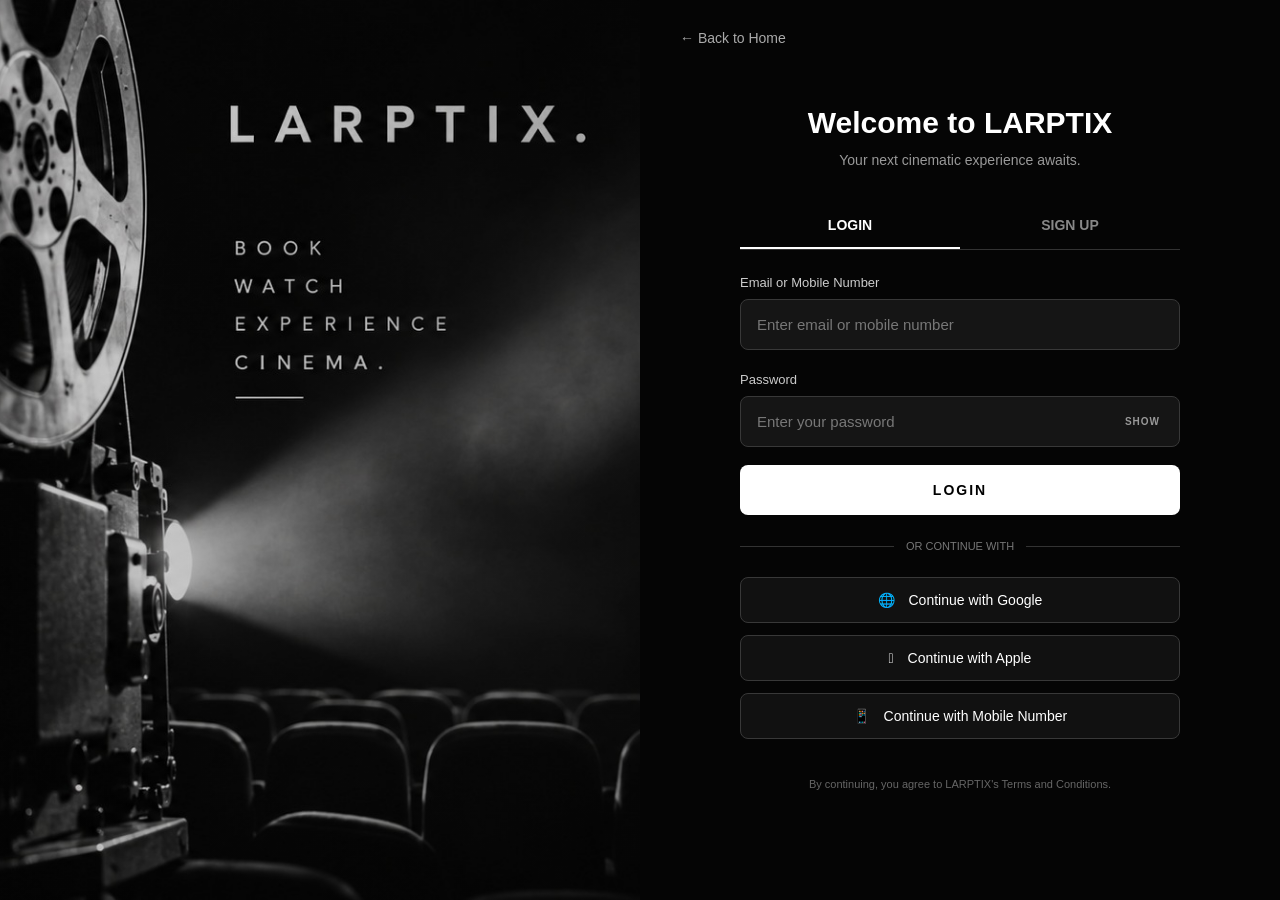
<file: booking.html>
<!DOCTYPE html>
<html lang="en">

<head>
    <meta charset="UTF-8">
    <meta name="viewport" content="width=device-width, initial-scale=1.0">

    <title>Book Tickets | LARPTIX</title>

    <link rel="stylesheet" href="booking.css">
</head>

<body>

    <!-- NAVBAR -->
    <nav class="navbar">
        <h2 class="logo">LARPTIX<span>.</span></h2>

        <div class="nav-links">
            <a href="index.html">Home</a>
            <a href="index.html#movies">Movies</a>
            <a href="my-bookings.html">My Bookings</a>
        </div>
    </nav>

    <main class="booking-page">

        <h1>BOOK YOUR TICKETS</h1>
        <p class="subtitle">Your movie experience starts here.</p>

        <section class="booking-card">

            <!-- MOVIE INFO -->
            <div class="movie-info">
                <h2 id="booking-movie">Loading movie...</h2>
                <p id="booking-genre"></p>
            </div>

            <!-- DATE -->
            <div class="booking-step">
                <h3>01. Select Date</h3>
                <input type="date" id="booking-date">
            </div>

            <!-- SCREEN SELECTION -->
            <div class="booking-step">
                <h3>02. Select Your Screen</h3>

                <div class="screen-options">

                    <button class="screen-option active"
                        type="button"
                        data-screen="standard">

                        <span class="screen-number">SCREEN 01</span>
                        <strong>STANDARD</strong>
                        <span>48 Seats</span>
                        <b>₹180 <small>/ seat</small></b>

                    </button>

                    <button class="screen-option"
                        type="button"
                        data-screen="premium">

                        <span class="screen-number">SCREEN 02</span>
                        <strong>PREMIUM</strong>
                        <span>80 Seats</span>
                        <b>₹250 <small>/ seat</small></b>

                    </button>

                    <button class="screen-option"
                        type="button"
                        data-screen="imax">

                        <span class="screen-number">SCREEN 03</span>
                        <strong>IMAX</strong>
                        <span>120 Seats</span>
                        <b>₹350 <small>/ seat</small></b>

                    </button>

                </div>
            </div>

            <!-- SHOWTIME -->
            <div class="booking-step">
                <h3>03. Select Showtime</h3>

                <div class="showtimes">
                    <button class="time-btn" type="button" data-time="10:00 AM">10:00 AM</button>
                    <button class="time-btn" type="button" data-time="1:30 PM">1:30 PM</button>
                    <button class="time-btn" type="button" data-time="4:30 PM">4:30 PM</button>
                    <button class="time-btn" type="button" data-time="7:30 PM">7:30 PM</button>
                    <button class="time-btn" type="button" data-time="10:30 PM">10:30 PM</button>
                </div>
            </div>

            <!-- SEATS -->
            <div class="booking-step">
                <h3>04. Choose Your Seats</h3>

                <p class="screen-description" id="screen-description">
                    STANDARD AUDITORIUM · 48 SEATS
                </p>

                <div class="seat-legend">
                    <span><i class="seat available"></i> Available</span>
                    <span><i class="seat selected"></i> Selected</span>
                    <span><i class="seat occupied"></i> Occupied</span>
                </div>

                <div class="screen">
                    <span id="screen-label">STANDARD SCREEN</span>
                </div>

                <div id="seat-layout" class="seat-layout"></div>
            </div>

            <!-- SUMMARY -->
            <div class="booking-summary">

                <h3>BOOKING SUMMARY</h3>

                <p>Movie: <span id="summary-movie">-</span></p>
                <p>Date: <span id="summary-date">-</span></p>
                <p>Screen: <span id="summary-screen">Standard</span></p>
                <p>Showtime: <span id="summary-time">-</span></p>
                <p>Seats: <span id="summary-seats">None</span></p>
                <p>Price per seat: ₹<span id="summary-price">180</span></p>

                <div class="total">
                    Total: ₹<span id="total-price">0</span>
                </div>

                <button id="confirm-booking" type="button">
                    CONFIRM BOOKING
                </button>

            </div>

        </section>

    </main>

    <script src="booking.js"></script>

</body>
</html>
</file>
<file: booking.css>
/* =====================================
   LARPTIX - MULTIPLEX BOOKING
===================================== */

* {
    margin: 0;
    padding: 0;
    box-sizing: border-box;
}

body {
    background: #080808;
    color: #fff;
    font-family: Arial, sans-serif;
}

/* NAVBAR */

.navbar {
    min-height: 75px;
    padding: 0 8%;
    display: flex;
    justify-content: space-between;
    align-items: center;
    border-bottom: 1px solid #292929;
    background: #101010;
}

.logo {
    font-size: 28px;
    letter-spacing: 3px;
}

.logo span {
    color: #888;
}

.nav-links {
    display: flex;
    gap: 30px;
}

.nav-links a {
    color: #aaa;
    text-decoration: none;
    transition: 0.3s;
}

.nav-links a:hover {
    color: white;
}

/* BOOKING PAGE */

.booking-page {
    max-width: 1050px;
    margin: 60px auto;
    padding: 0 20px;
}

.booking-page h1 {
    font-size: 38px;
    letter-spacing: 3px;
}

.subtitle {
    color: #888;
    margin-top: 10px;
    margin-bottom: 35px;
}

.booking-card {
    background: #111;
    border: 1px solid #292929;
    border-radius: 12px;
    padding: 35px;
}

/* MOVIE INFO */

.movie-info {
    padding-bottom: 25px;
    border-bottom: 1px solid #333;
}

.movie-info h2 {
    font-size: 26px;
}

.movie-info p {
    color: #999;
    margin-top: 8px;
}

/* BOOKING STEPS */

.booking-step {
    margin-top: 35px;
}

.booking-step h3 {
    margin-bottom: 18px;
    font-size: 18px;
}

input[type="date"] {
    background: #202020;
    color: white;
    border: 1px solid #444;
    padding: 12px;
    border-radius: 6px;
    font-size: 15px;
}

/* SCREEN OPTIONS */

.screen-options {
    display: grid;
    grid-template-columns: repeat(3, 1fr);
    gap: 15px;
}

.screen-option {
    display: flex;
    flex-direction: column;
    gap: 12px;
    text-align: left;
    padding: 22px;
    background: #191919;
    color: white;
    border: 1px solid #393939;
    border-radius: 10px;
    cursor: pointer;
    transition: 0.25s;
}

.screen-option:hover {
    border-color: #aaa;
    transform: translateY(-3px);
}

.screen-option.active {
    background: #252525;
    border: 2px solid white;
}

.screen-number {
    color: #888;
    font-size: 11px;
    letter-spacing: 2px;
}

.screen-option strong {
    font-size: 19px;
    letter-spacing: 1px;
}

.screen-option > span:not(.screen-number) {
    color: #aaa;
    font-size: 13px;
}

.screen-option b {
    font-size: 21px;
}

.screen-option small {
    font-size: 12px;
    color: #aaa;
    font-weight: normal;
}

/* SHOWTIMES */

.showtimes {
    display: flex;
    flex-wrap: wrap;
    gap: 12px;
}

.time-btn {
    background: #1c1c1c;
    color: white;
    border: 1px solid #555;
    padding: 12px 20px;
    border-radius: 6px;
    cursor: pointer;
    transition: 0.3s;
}

.time-btn:hover,
.time-btn.active {
    background: white;
    color: black;
}

/* SEAT LEGEND */

.screen-description {
    color: #999;
    font-size: 12px;
    letter-spacing: 2px;
    margin-bottom: 20px;
}

.seat-legend {
    display: flex;
    gap: 25px;
    flex-wrap: wrap;
    color: #aaa;
    font-size: 13px;
}

.seat-legend span {
    display: flex;
    align-items: center;
    gap: 8px;
}

.seat-legend .seat {
    width: 15px;
    height: 15px;
    display: inline-block;
    border-radius: 4px;
    border: none;
    cursor: default;
}

.seat-legend .available {
    background: #555;
}

.seat-legend .selected {
    background: white;
}

.seat-legend .occupied {
    background: #222;
    border: 1px solid #444;
}

/* CINEMA SCREEN */

.screen {
    width: 75%;
    margin: 40px auto;
    padding: 14px;
    text-align: center;
    color: black;
    background: white;
    border-radius: 50% 50% 5px 5px;
    letter-spacing: 5px;
    font-size: 12px;
    box-shadow: 0 8px 25px #ffffff30;
}

/* DYNAMIC SEAT LAYOUT */

.seat-layout {
    display: grid;
    justify-content: center;
    gap: 12px;
    margin: auto;
    width: 100%;
    overflow-x: auto;
    padding: 5px 0 15px;
}

.seat-layout .seat {
    width: 34px;
    height: 34px;
    min-width: 0;
    padding: 0;
    display: flex;
    align-items: center;
    justify-content: center;
    font-family: Arial, sans-serif;
    font-size: 11px;
    line-height: 1;
    color: white;
    background: #444;
    border: 1px solid #555;
    border-radius: 7px 7px 4px 4px;
    cursor: pointer;
    transition: 0.2s;
}

.seat-layout .seat.available:hover {
    background: #888;
}

.seat-layout .seat.selected {
    background: white;
    color: black;
    border-color: white;
}

.seat-layout .seat.occupied {
    background: #171717;
    color: #666;
    border-color: #333;
    cursor: not-allowed;
}

/* BOOKING SUMMARY */

.booking-summary {
    margin-top: 45px;
    padding: 25px;
    background: #1a1a1a;
    border-radius: 10px;
}

.booking-summary h3 {
    margin-bottom: 20px;
    letter-spacing: 2px;
}

.booking-summary p {
    color: #aaa;
    margin: 12px 0;
}

.booking-summary p span {
    color: white;
}

.total {
    border-top: 1px solid #444;
    padding-top: 20px;
    margin-top: 20px;
    font-size: 24px;
    font-weight: bold;
}

#confirm-booking {
    width: 100%;
    margin-top: 25px;
    padding: 15px;
    background: white;
    color: black;
    border: none;
    border-radius: 6px;
    font-weight: bold;
    letter-spacing: 2px;
    cursor: pointer;
    transition: 0.3s;
}

#confirm-booking:hover {
    background: #aaa;
}

/* RESPONSIVE */

@media (max-width: 800px) {
    .screen-options {
        grid-template-columns: 1fr;
    }

    .screen-option {
        padding: 18px;
    }

    .seat-layout {
        gap: 8px;
    }
}

@media (max-width: 600px) {
    .navbar {
        padding: 15px 5%;
        flex-wrap: wrap;
        gap: 15px;
    }

    .nav-links {
        gap: 12px;
        font-size: 12px;
    }

    .booking-page {
        margin: 35px auto;
    }

    .booking-page h1 {
        font-size: 27px;
    }

    .booking-card {
        padding: 20px 14px;
    }

    .seat-layout {
        gap: 5px;
    }

    .seat-layout .seat {
        width: 27px;
        height: 29px;
        font-size: 9px;
    }

    .screen {
        width: 90%;
    }
}
</file>
<file: confirmation.css>
/* =====================================
   LARPTIX - DIGITAL TICKET
===================================== */
* {
    margin: 0;
    padding: 0;
    box-sizing: border-box;
}

body {
    min-height: 100vh;

    background-color: #080808;

    background-image:
        linear-gradient(
            rgba(0, 0, 0, 0.58),
            rgba(0, 0, 0, 0.68)
        ),
        url("./img/larptix-watermark.png");

    background-position: center;
    background-size: cover;
    background-repeat: no-repeat;
    background-attachment: fixed;

    color: white;
    font-family: Arial, sans-serif;
}

/* NAVBAR */

.navbar {
    min-height: 75px;
    padding: 0 8%;

    display: flex;
    align-items: center;
    justify-content: space-between;
    gap: 20px;

    border-bottom: 1px solid #292929;
    background: rgba(0, 0, 0, 0.35);
}

.navbar h2 {
    font-size: 26px;
    letter-spacing: 4px;
}

.navbar a,
.navbar a:visited {
    color: #aaa;
    text-decoration: none;
    font-size: 12px;
    letter-spacing: 2px;
    transition: 0.3s;
}

.navbar a:hover {
    color: white;
}

/* LOGIN / LOGOUT BUTTON */

.navbar button {
    padding: 11px 20px;

    background: white;
    color: black;

    border: 1px solid white;

    font-size: 11px;
    font-weight: bold;
    letter-spacing: 2px;

    cursor: pointer;
    transition: 0.3s;
}

.navbar button:hover {
    background: transparent;
    color: white;
}

/* MAIN PAGE */

.confirmation-page {
    max-width: 750px;
    margin: 55px auto;
    padding: 0 20px;
}

/* SUCCESS MESSAGE */

.success-message {
    text-align: center;
    margin-bottom: 35px;
}

.success-icon {
    width: 55px;
    height: 55px;

    border: 2px solid white;
    border-radius: 50%;

    display: flex;
    align-items: center;
    justify-content: center;

    font-size: 30px;
    margin: 0 auto 20px;
}

.success-message h1 {
    font-size: 27px;
    letter-spacing: 3px;
}

.success-message p {
    color: #aaa;
    margin-top: 12px;
}

.ticket-message {
    margin-bottom: 8px;
}

.larp-reminder {
    margin-top: 0;
    font-size: 13px;
    font-weight: bold;
    letter-spacing: 2px;
    color: #aaa;
}

/* TICKET */

.ticket {
    background: #f1f1f1;
    color: #111;

    border-radius: 12px;
    overflow: hidden;

    box-shadow: 0 15px 50px rgba(0, 0, 0, 0.5);
}

/* TICKET HEADER */

.ticket-header {
    background: #fff;

    padding: 25px 35px;

    display: flex;
    align-items: center;
    justify-content: space-between;

    border-bottom: 2px dashed #bbb;
}

.ticket-header h2 {
    font-size: 27px;
    letter-spacing: 5px;
}

.ticket-header span {
    border: 1px solid #111;
    padding: 9px 12px;

    font-size: 10px;
    letter-spacing: 2px;
}

/* MOVIE INFORMATION */

.ticket-movie {
    padding: 30px 35px;

    display: flex;
    align-items: center;
    gap: 25px;

    border-bottom: 2px dashed #bbb;
}

.ticket-movie img {
    width: 115px;
    height: 155px;

    object-fit: cover;
    border-radius: 6px;

    background: #ccc;
}

.small-label {
    color: #777;
    font-size: 10px;
    letter-spacing: 2px;
    margin-bottom: 10px;
}

.ticket-movie h2 {
    font-size: 24px;
    margin-bottom: 9px;
}

#ticket-genre {
    color: #666;
    font-size: 13px;
}

/* TICKET DETAILS */

.ticket-details {
    padding: 30px 35px;

    display: grid;
    grid-template-columns: 1fr 1fr;

    gap: 30px;

    border-bottom: 2px dashed #bbb;
}

.ticket-details h3 {
    font-size: 17px;
    overflow-wrap: anywhere;
}

#ticket-screen {
    letter-spacing: 1px;
}

/* TICKET FOOTER */

.ticket-footer {
    text-align: center;
    padding: 30px 20px;
}

.booking-label {
    color: #777;
    font-size: 11px;
    letter-spacing: 3px;
}

.ticket-footer #ticket-id {
    font-size: 22px;
    letter-spacing: 2px;
    margin: 12px 0 25px;
    overflow-wrap: anywhere;
}

/* BRANDING */

.brand-divider {
    width: 65px;
    height: 1px;
    background: #aaa;
    margin: 0 auto 20px;
}

.ticket-brand {
    font-size: 29px;
    letter-spacing: 7px;
    font-weight: 800;
    color: #111;
    margin-bottom: 8px;
}

.brand-tagline {
    color: #777;
    font-size: 9px;
    letter-spacing: 2px;
    margin-bottom: 23px;
}

.ticket-note {
    color: #777;
    font-size: 10px;
    letter-spacing: 1px;
}

/* ACTION BUTTONS */

.ticket-actions {
    display: flex;
    justify-content: center;
    gap: 15px;
    margin-top: 30px;
}

.ticket-actions button,
.ticket-actions a {
    display: inline-block;

    padding: 15px 25px;

    background: white;
    color: black;

    border: 1px solid white;
    border-radius: 0;

    text-decoration: none;
    text-align: center;

    font-size: 12px;
    font-weight: bold;
    letter-spacing: 1.5px;

    cursor: pointer;
    transition: 0.3s;
}

.ticket-actions button:hover,
.ticket-actions a:hover {
    background: transparent;
    color: white;
}

/* MOBILE */

@media (max-width: 550px) {

    .navbar {
        padding: 0 5%;
        gap: 12px;
    }

    .navbar h2 {
        font-size: 20px;
        letter-spacing: 3px;
    }

    .navbar a {
        font-size: 10px;
        letter-spacing: 1px;
    }

    .navbar button {
        padding: 9px 12px;
        font-size: 9px;
        letter-spacing: 1px;
    }

    .confirmation-page {
        margin: 35px auto;
        padding: 0 14px;
    }

    .success-message h1 {
        font-size: 21px;
    }

    .ticket-header {
        padding: 22px;
    }

    .ticket-header h2 {
        font-size: 21px;
    }

    .ticket-header span {
        font-size: 8px;
    }

    .ticket-movie {
        padding: 22px;
        gap: 17px;
    }

    .ticket-movie img {
        width: 85px;
        height: 120px;
    }

    .ticket-movie h2 {
        font-size: 18px;
    }

    .ticket-details {
        padding: 22px;
        gap: 25px 15px;
    }

    .ticket-details h3 {
        font-size: 14px;
    }

    .ticket-footer #ticket-id {
        font-size: 17px;
    }

    .ticket-brand {
        font-size: 25px;
    }

    .ticket-actions {
        flex-direction: column;
    }

    .ticket-actions button,
    .ticket-actions a {
        width: 100%;
    }
}

/* PRINT */

@media print {

    body {
        background: white;
        color: black;
    }

    .navbar,
    .success-message,
    .ticket-actions {
        display: none !important;
    }

    .confirmation-page {
        max-width: 100%;
        margin: 0;
        padding: 0;
    }

    .ticket {
        box-shadow: none;
        border: 1px solid #ccc;
        border-radius: 0;

        print-color-adjust: exact;
        -webkit-print-color-adjust: exact;
    }
}
</file>
<file: login.css>
/* RESET */
* {
    margin: 0;
    padding: 0;
    box-sizing: border-box;
}

body {
    background: #050505;
    color: #fff;
    font-family: Arial, sans-serif;
}

/* MAIN LAYOUT */
.login-container {
    display: flex;
    min-height: 100vh;
    width: 100%;
}

/* LEFT VISUAL */
 
/* LEFT CINEMATIC IMAGE */
.login-visual {
    width: 50%;
    min-height: 100vh;

    background-image:
        linear-gradient(
            to right,
            rgba(0, 0, 0, 0.15),
            rgba(0, 0, 0, 0.35)
        ),
        url("./img/login-hero.jpg");

    background-size: cover;
    background-position: center;
    background-repeat: no-repeat;

    display: flex;
    align-items: flex-start;
    padding: 0;
}

/* IMAGE ALREADY CONTAINS LARPTIX BRANDING */
.visual-content {
    display: none;
}


/* RIGHT PANEL */
.login-panel {
    width: 50%;
    min-height: 100vh;
    display: flex;
    align-items: center;
    justify-content: center;
    padding: 40px;
    position: relative;
}

.back-home {
    position: absolute;
    top: 30px;
    left: 40px;
    color: #aaa;
    text-decoration: none;
    font-size: 14px;
}

.back-home:hover {
    color: white;
}

/* LOGIN BOX */
.login-box {
    width: 100%;
    max-width: 440px;
}

.login-box h2 {
    font-size: 30px;
    text-align: center;
    margin-bottom: 12px;
}

.subtitle {
    color: #999;
    text-align: center;
    font-size: 14px;
    margin-bottom: 35px;
}

/* TABS */
.tabs {
    display: flex;
    border-bottom: 1px solid #333;
    margin-bottom: 25px;
}

.tabs button {
    flex: 1;
    padding: 14px;
    background: transparent;
    color: #888;
    border: none;
    border-bottom: 2px solid transparent;
    cursor: pointer;
    font-size: 14px;
    font-weight: bold;
}

.tabs button.active {
    color: white;
    border-bottom: 2px solid white;
}

.tabs button:hover {
    color: white;
}

/* FORM */
form label {
    display: block;
    color: #ccc;
    font-size: 13px;
    margin-bottom: 9px;
}

form input {
    width: 100%;
    padding: 16px;
    margin-bottom: 22px;
    background: #151515;
    border: 1px solid #383838;
    border-radius: 8px;
    color: white;
    font-size: 15px;
    outline: none;
}

form input:focus {
    border-color: white;
}

form input::placeholder {
    color: #777;
}

/* MAIN BUTTON */
.submit-btn {
    width: 100%;
    padding: 17px;
    background: white;
    color: black;
    border: none;
    border-radius: 8px;
    font-weight: bold;
    font-size: 14px;
    letter-spacing: 2px;
    cursor: pointer;
    transition: 0.3s;
}

.submit-btn:hover {
    background: #ccc;
    transform: translateY(-2px);
}

/* SEPARATOR */
.separator {
    display: flex;
    align-items: center;
    gap: 12px;
    color: #777;
    font-size: 11px;
    margin: 25px 0;
}

.separator::before,
.separator::after {
    content: "";
    flex: 1;
    height: 1px;
    background: #333;
}

/* SOCIAL BUTTONS */
.social-btn {
    width: 100%;
    padding: 14px;
    margin-bottom: 12px;
    background: #111;
    color: white;
    border: 1px solid #383838;
    border-radius: 8px;
    cursor: pointer;
    font-size: 14px;
    transition: 0.3s;
}

.social-btn:hover {
    background: #222;
    border-color: white;
}

.social-btn span {
    margin-right: 10px;
}

/* PHONE OTP */
#phone-section,
#otp-section {
    margin-top: 20px;
}

.otp-message {
    color: #aaa;
    font-size: 13px;
    margin-bottom: 15px;
}

#demo-otp {
    color: #aaa;
    text-align: center;
    font-size: 13px;
    margin-top: 12px;
    letter-spacing: 3px;
}

/* TERMS */
.terms {
    color: #666;
    font-size: 11px;
    text-align: center;
    margin-top: 25px;
    line-height: 1.6;
}

/* HIDDEN ELEMENTS */
.hidden {
    display: none !important;
}

/* MOBILE RESPONSIVE */
@media (max-width: 800px) {
    .login-visual {
        display: none;
    }

    .login-panel {
        width: 100%;
        padding: 80px 25px 35px;
    }

    .back-home {
        top: 25px;
        left: 25px;
    }

    .login-box h2 {
        font-size: 25px;
    }
}

/* =====================================
   PASSWORD SHOW / HIDE
===================================== */

.password-field {
    position: relative;
    width: 100%;
    display: flex;
    align-items: center;
    margin-bottom: 18px;
}

.password-field input {
    width: 100%;
    padding-right: 75px;
    margin-bottom: 0;
}

.toggle-password {
    position: absolute;
    right: 12px;

    background: transparent;
    border: none;

    color: #999;
    font-size: 10px;
    font-weight: bold;
    letter-spacing: 1px;

    cursor: pointer;
    padding: 8px;

    transition: 0.3s;
}

.toggle-password:hover {
    color: white;
}
</file>
<file: my-bookings.css>
/* =====================================
   LARPTIX - MY BOOKINGS
===================================== */

* {
    margin: 0;
    padding: 0;
    box-sizing: border-box;
}

body {
    background: #080808;
    color: white;
    font-family: Arial, sans-serif;
    min-height: 100vh;
    overflow-x: hidden;
    position: relative;
    isolation: isolate;
}

/* CINEMATIC BACKGROUND */

body::before {
    content: "";
    position: fixed;
    inset: 0;

    background-image: url("./img/larptix-watermark.png");
    background-repeat: no-repeat;
    background-position: center;
    background-size: cover;

    opacity: 0.22;
    pointer-events: none;
    z-index: -1;
}

/* NAVBAR */

.navbar {
    min-height: 80px;
    padding: 0 7%;

    display: flex;
    align-items: center;
    justify-content: space-between;

    border-bottom: 1px solid #292929;
    background: rgba(0, 0, 0, 0.65);
}

.logo {
    color: white;
    text-decoration: none;
    font-size: 27px;
    font-weight: bold;
    letter-spacing: 3px;
}

.logo span {
    color: #888;
}

.navbar nav {
    display: flex;
    align-items: center;
    gap: 30px;
}

.navbar nav a,
.navbar nav a:visited {
    color: #aaa;
    text-decoration: none;
    font-size: 12px;
    letter-spacing: 1.5px;
    transition: 0.3s;
}

.navbar nav a:hover,
.navbar nav a.active,
.navbar nav a.active:visited {
    color: white;
}

/* PAGE HEADER */

.page-header {
    text-align: center;
    padding: 85px 20px 65px;
}

.eyebrow {
    color: #999;
    font-size: 11px;
    letter-spacing: 4px;
    margin-bottom: 18px;
}

.page-header h1 {
    font-size: 46px;
    letter-spacing: 6px;
    margin-bottom: 15px;
}

.page-header > p:last-child {
    color: #aaa;
    font-size: 14px;
}

/* BOOKING SECTION */

.booking-section {
    max-width: 1050px;
    width: 90%;
    margin: auto;
    min-height: 350px;
    padding-bottom: 90px;
}

.booking-heading {
    display: flex;
    justify-content: space-between;
    align-items: center;
    margin-bottom: 28px;
}

.section-label {
    color: #888;
    font-size: 10px;
    letter-spacing: 3px;
    margin-bottom: 9px;
}

.booking-heading h2 {
    font-size: 25px;
    letter-spacing: 1px;
}

#booking-count {
    color: #aaa;
    font-size: 11px;
    letter-spacing: 2px;
}

/* BOOKING CARD */

.booking-card {
    background: rgba(15, 15, 15, 0.96);
    border: 1px solid #333;
    border-radius: 10px;
    padding: 28px;
    margin-bottom: 22px;
    transition: 0.3s;
}

.booking-card:hover {
    border-color: #888;
    transform: translateY(-3px);
}

/* CARD HEADER */

.card-top {
    display: flex;
    justify-content: space-between;
    align-items: center;
    gap: 15px;
    margin-bottom: 10px;
}

.movie-name {
    font-size: 23px;
    letter-spacing: 1px;
}

.movie-genre {
    color: #999;
    font-size: 13px;
    margin-bottom: 23px;
}

/* STATUS */

.booking-status {
    padding: 8px 14px;
    border-radius: 30px;
    font-size: 10px;
    font-weight: bold;
    letter-spacing: 1px;
    white-space: nowrap;
    background: #292929;
    color: #ddd;
}

.booking-status.paid {
    background: #173322;
    color: #b8e6c5;
}

.booking-status.pending {
    background: #40351b;
    color: #f0d18a;
}

/* DETAILS */

.booking-details {
    display: grid;
    grid-template-columns: repeat(5, minmax(0, 1fr));
    gap: 22px;
    padding: 24px 0;
    border-top: 1px solid #333;
    border-bottom: 1px solid #333;
}

.detail-label {
    color: #888;
    font-size: 10px;
    letter-spacing: 1.5px;
    margin-bottom: 10px;
}

.detail-value {
    color: white;
    font-size: 14px;
    font-weight: bold;
    overflow-wrap: anywhere;
}

.screen-value {
    letter-spacing: 1px;
}

/* TOTAL */

.card-total {
    text-align: right;
    color: white;
    font-size: 15px;
    font-weight: bold;
    letter-spacing: 1px;
    margin-top: 20px;
}

/* CARD BOTTOM */

.booking-bottom {
    display: flex;
    justify-content: space-between;
    align-items: center;
    gap: 15px;
    margin-top: 22px;
}

.booking-id {
    color: #888;
    font-size: 11px;
    overflow-wrap: anywhere;
}

/* BUTTON */

.ticket-btn {
    background: white;
    color: black;
    border: 1px solid white;
    border-radius: 4px;
    padding: 13px 23px;
    font-size: 11px;
    font-weight: bold;
    letter-spacing: 1.5px;
    cursor: pointer;
    transition: 0.3s;
}

.ticket-btn:hover {
    background: transparent;
    color: white;
}

/* EMPTY STATE */

.empty-state {
    text-align: center;
    padding: 70px 20px;
    background: rgba(15, 15, 15, 0.96);
    border: 1px solid #333;
    border-radius: 10px;
}

.empty-icon {
    font-size: 45px;
    margin-bottom: 25px;
}

.empty-state h2 {
    font-size: 27px;
    margin-bottom: 15px;
}

.empty-state > p:not(.eyebrow) {
    color: #999;
    line-height: 1.7;
    max-width: 420px;
    margin: 0 auto 28px;
    font-size: 14px;
}

.browse-btn {
    display: inline-block;
    background: white;
    color: black;
    padding: 15px 27px;
    text-decoration: none;
    font-size: 11px;
    font-weight: bold;
    letter-spacing: 1.5px;
    transition: 0.3s;
}

.browse-btn:hover {
    background: #bbb;
}

.hidden {
    display: none !important;
}

/* FOOTER */

footer {
    border-top: 1px solid #292929;
    text-align: center;
    padding: 40px 20px;
    background: rgba(0, 0, 0, 0.65);
}

footer h2 {
    letter-spacing: 4px;
    font-size: 24px;
    margin-bottom: 12px;
}

footer p {
    color: #888;
    font-size: 10px;
    letter-spacing: 1.5px;
    margin-top: 10px;
}

/* RESPONSIVE */

@media (max-width: 850px) {
    .booking-details {
        grid-template-columns: repeat(3, 1fr);
    }
}

@media (max-width: 700px) {

    .navbar {
        flex-direction: column;
        gap: 22px;
        padding: 22px;
    }

    .navbar nav {
        gap: 18px;
        flex-wrap: wrap;
        justify-content: center;
    }

    .navbar nav a {
        font-size: 10px;
    }

    .page-header {
        padding: 65px 20px 45px;
    }

    .page-header h1 {
        font-size: 32px;
    }

    .booking-section {
        width: 92%;
    }

    .booking-details {
        grid-template-columns: repeat(2, 1fr);
    }

    .booking-card {
        padding: 20px;
    }

    .booking-bottom {
        align-items: flex-start;
        flex-direction: column;
    }

    .ticket-btn {
        width: 100%;
    }
}

@media (max-width: 400px) {

    .card-top {
        align-items: flex-start;
        flex-direction: column;
    }

    .booking-heading h2 {
        font-size: 20px;
    }

    #booking-count {
        font-size: 9px;
    }
}

/* NAVIGATION LINK FIX */

.navbar nav a,
.navbar > a:not(.logo) {
    color: #aaa;
    text-decoration: none;
    font-family: Arial, sans-serif;
    font-size: 12px;
    font-weight: 500;
    letter-spacing: 1.5px;
    text-transform: uppercase;
    padding: 10px 0;
    border-bottom: 1px solid transparent;
    transition: 0.3s ease;
}

.navbar nav a:hover,
.navbar nav a.active,
.navbar > a:not(.logo):hover {
    color: #fff;
    border-bottom-color: white;
}

.navbar nav a:visited {
    color: #aaa;
}

.navbar nav a.active:visited {
    color: white;
}
</file>
<file: payment.css>
/* ======================================
   LARPTIX - PAYMENT PAGE
====================================== */
* {
    margin: 0;
    padding: 0;
    box-sizing: border-box;
}

body {
    background: #080808;
    color: white;
    font-family: Arial, sans-serif;
}

/* NAVBAR */

.navbar {
    min-height: 75px;
    padding: 0 8%;

    display: flex;
    justify-content: space-between;
    align-items: center;

    border-bottom: 1px solid #292929;
}

.navbar h2 {
    font-size: 27px;
    letter-spacing: 4px;
}

.navbar a {
    color: #aaa;
    text-decoration: none;
    font-size: 13px;
    letter-spacing: 2px;
    transition: 0.3s;
}

.navbar a:hover {
    color: white;
}

/* MAIN PAGE */

.payment-page {
    max-width: 1050px;
    margin: 60px auto;
    padding: 0 20px;
}

.payment-page h1 {
    font-size: 34px;
    letter-spacing: 3px;
}

.subtitle {
    color: #888;
    margin-top: 10px;
    margin-bottom: 35px;
}

/* PAYMENT LAYOUT */

.payment-container {
    display: grid;
    grid-template-columns: 1.3fr 0.8fr;
    gap: 25px;
}

/* PAYMENT METHODS */

.payment-methods,
.order-summary {
    background: #111;
    border: 1px solid #292929;
    border-radius: 12px;
    padding: 30px;
}

.payment-methods h2,
.order-summary h2 {
    font-size: 18px;
    letter-spacing: 2px;
    margin-bottom: 25px;
}

/* PAYMENT OPTIONS */

.payment-option {
    display: flex;
    align-items: center;
    gap: 12px;
    padding: 18px;
    margin-bottom: 12px;
    background: #1b1b1b;
    border: 1px solid #333;
    border-radius: 7px;
    cursor: pointer;
    transition: 0.3s;
}

.payment-option:hover {
    border-color: white;
}

.payment-option input {
    accent-color: white;
}

.payment-option span:nth-child(3) {
    flex: 1;
}

.payment-option:has(input:checked) {
    border-color: white;
    background: #252525;
}

/* PAYMENT ICONS */

.payment-icon {
    font-size: 23px;
    width: 35px;
    text-align: center;
}

.option-arrow {
    color: #777;
    font-size: 20px;
    transition: 0.3s;
}

.payment-option:hover .option-arrow {
    color: white;
    transform: translateX(5px);
}

/* PAYMENT INPUTS */

#payment-fields {
    margin-top: 25px;
}

#payment-fields label {
    display: block;
    color: #aaa;
    font-size: 13px;
    margin-bottom: 9px;
}

#payment-fields input,
#payment-fields select {
    width: 100%;
    padding: 14px;
    margin-bottom: 18px;
    background: #202020;
    border: 1px solid #444;
    color: white;
    border-radius: 6px;
    outline: none;
}

#payment-fields input:focus,
#payment-fields select:focus {
    border-color: white;
}

/* ORDER SUMMARY */

.order-summary p {
    display: flex;
    justify-content: space-between;
    gap: 12px;
    color: #999;
    margin: 20px 0;
    font-size: 14px;
}

.order-summary p span {
    color: white;
    text-align: right;
}

#pay-screen {
    font-weight: bold;
    letter-spacing: 1px;
}

/* TOTAL AMOUNT */

.amount {
    border-top: 1px solid #444;
    padding-top: 25px;
    margin-top: 30px;
    color: #999;
    font-size: 12px;
    letter-spacing: 2px;
}

.amount h1 {
    color: white;
    font-size: 32px;
    margin-top: 12px;
}

/* PAY BUTTON */

#pay-button {
    width: 100%;
    padding: 16px;
    margin-top: 25px;

    background: white;
    color: black;

    border: 1px solid white;
    border-radius: 6px;

    font-size: 14px;
    font-weight: bold;
    letter-spacing: 2px;

    cursor: pointer;
    transition: 0.3s;
}

#pay-button:hover {
    background: #bbb;
    border-color: #bbb;
}

#pay-button:disabled {
    opacity: 0.6;
    cursor: not-allowed;
}

/* CANCEL PAYMENT BUTTON */

#cancel-payment {
    width: 100%;
    padding: 15px;
    margin-top: 12px;

    background: transparent;
    color: #aaa;

    border: 1px solid #555;
    border-radius: 6px;

    font-size: 12px;
    font-weight: bold;
    letter-spacing: 2px;

    cursor: pointer;
    transition: 0.3s;
}

#cancel-payment:hover {
    background: white;
    color: black;
    border-color: white;
}

/* DEMO NOTE */

.demo-note {
    font-size: 10px !important;
    color: #777 !important;
    text-align: center;
    line-height: 1.5;
    margin-top: 18px !important;
}

/* MOBILE */

@media (max-width: 750px) {

    .payment-container {
        grid-template-columns: 1fr;
    }

    .payment-page h1 {
        font-size: 27px;
    }

    .payment-methods,
    .order-summary {
        padding: 22px;
    }

    .navbar {
        padding: 0 5%;
    }

    .navbar h2 {
        font-size: 22px;
    }

    .navbar a {
        font-size: 11px;
    }
}
</file>
